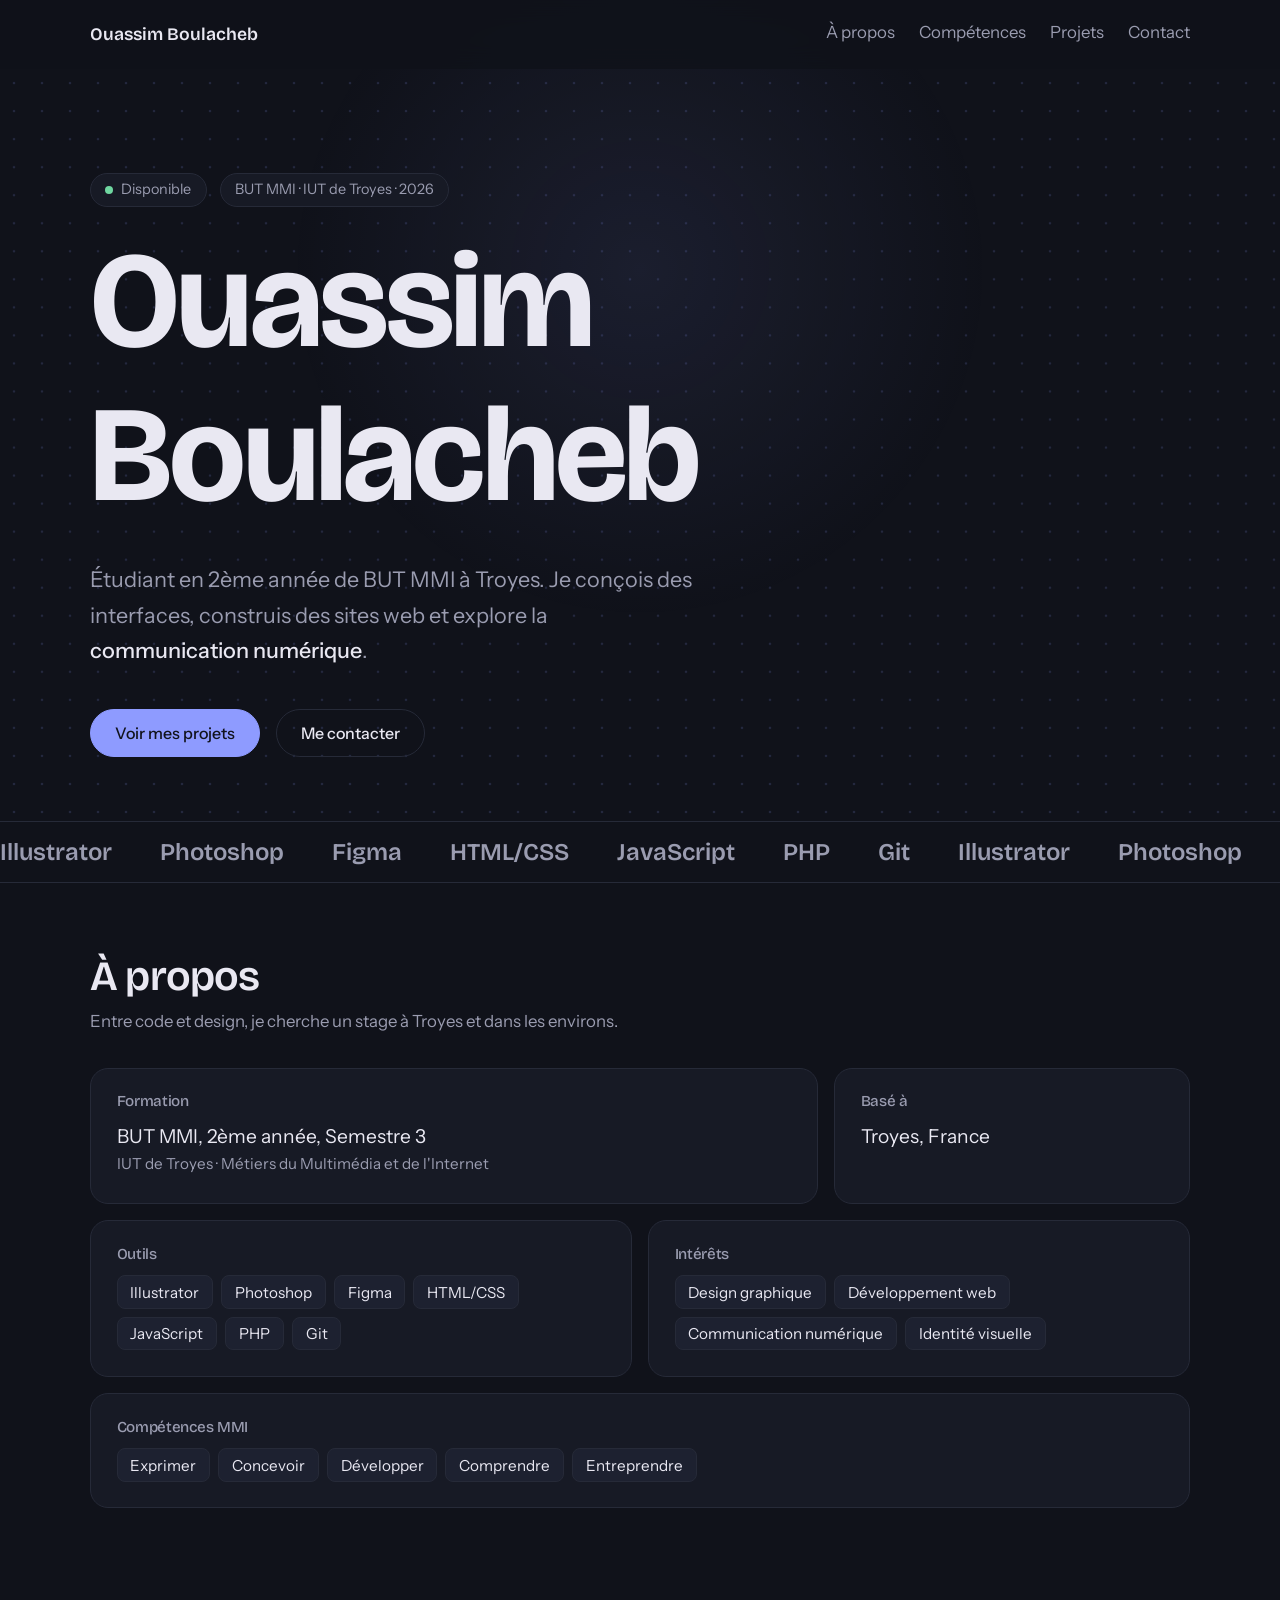
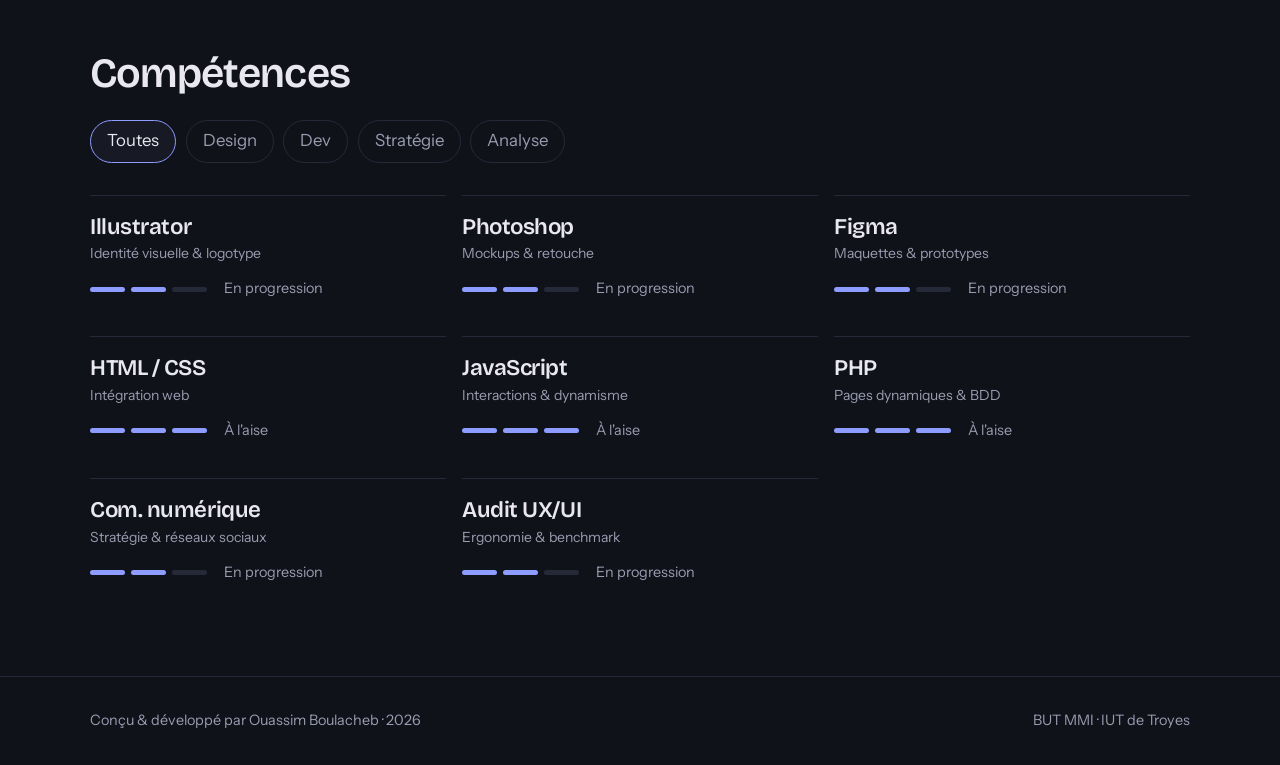
<file: index.html>
<!DOCTYPE html>
<html lang="fr">
<head>
<meta charset="utf-8">
<meta name="viewport" content="width=device-width, initial-scale=1">
<title>Ouassim Boulacheb — Portfolio MMI · Développeur web & Designer UI</title>
<meta name="description" content="Portfolio d'Ouassim Boulacheb, étudiant en BUT MMI à l'IUT de Troyes. Développeur web, designer UI et communicant numérique.">
<link rel="preconnect" href="https://fonts.googleapis.com">
<link rel="preconnect" href="https://fonts.gstatic.com" crossorigin>
<link href="https://fonts.googleapis.com/css2?family=Bricolage+Grotesque:opsz,wght@12..96,500;12..96,600;12..96,700&family=Instrument+Sans:wght@400;500&display=swap" rel="stylesheet">
<link rel="icon" href="favicon.svg" type="image/svg+xml">
<meta property="og:type" content="website">
<meta property="og:title" content="Ouassim Boulacheb — Portfolio MMI">
<meta property="og:description" content="Étudiant en 2ème année de BUT MMI à l'IUT de Troyes. Développeur web, designer UI et communicant numérique, à la recherche d'un stage.">
<meta property="og:url" content="https://ouassimboulacheb.github.io/">
<meta property="og:image" content="https://ouassimboulacheb.github.io/og-image.png">
<meta property="og:image:width" content="1200">
<meta property="og:image:height" content="630">
<meta name="twitter:card" content="summary_large_image">
<link rel="stylesheet" href="css/style.css">
<!-- JSON-LD de la FAQ : à remettre en même temps que la section FAQ
<script type="application/ld+json">{"@context": "https://schema.org", "@type": "FAQPage", "mainEntity": [{"@type": "Question", "name": "Qui est Ouassim Boulacheb ?", "acceptedAnswer": {"@type": "Answer", "text": "Ouassim Boulacheb est un étudiant en 2ème année de BUT MMI à l'IUT de Troyes, spécialisé en développement web et design UI. Il maîtrise HTML, CSS, PHP et les outils Adobe (Illustrator, Photoshop)."}}, {"@type": "Question", "name": "Quelles technologies Ouassim utilise-t-il ?", "acceptedAnswer": {"@type": "Answer", "text": "HTML, CSS, PHP et bases de données côté développement. Adobe Illustrator, Photoshop et Figma côté design. Git pour la gestion de versions."}}, {"@type": "Question", "name": "Ouassim est-il disponible pour un stage ?", "acceptedAnswer": {"@type": "Answer", "text": "Oui, Ouassim recherche un stage dans le développement web ou le design numérique, à Troyes et ses environs."}}, {"@type": "Question", "name": "Où est basé Ouassim et comment le contacter ?", "acceptedAnswer": {"@type": "Answer", "text": "Basé à Troyes, France. Joignable par e-mail à boulachebouassim@gmail.com ou via LinkedIn et GitHub."}}]}</script>
-->
</head>
<body>
<div id="progress"></div>
<header><div class="wrap">
  <a class="logo" href="index.html">Ouassim Boulacheb</a>
  <nav aria-label="Navigation principale">
    <a href="#apropos">À propos</a>
    <a href="#competences">Compétences</a>
    <a href="projets.html">Projets</a>
    <a href="contact.html">Contact</a>
  </nav>
</div></header>
<main>
<div class="hero">
  <canvas id="dots" aria-hidden="true"></canvas>
  <div class="wrap">
    <div class="badges"><span class="badge"><span class="dot"></span>Disponible</span><span class="badge">BUT MMI · IUT de Troyes · 2026</span></div>
    <h1 data-split="Ouassim|Boulacheb">Ouassim Boulacheb</h1>
    <p class="lead">Étudiant en 2ème année de BUT MMI à Troyes. Je conçois des interfaces, construis des sites web et explore la <strong>communication numérique</strong>.</p>
    <div class="actions"><a class="btn primary" href="projets.html">Voir mes projets</a><a class="btn" href="contact.html">Me contacter</a><!-- Bouton CV masqué : remets-le quand cv.pdf est à la racine du repo
    <a class="btn" href="cv.pdf">Télécharger mon CV</a>
    --></div>
  </div>
</div>
<div class="marquee" aria-hidden="true"><div class="track"><span>Illustrator</span><span>Photoshop</span><span>Figma</span><span>HTML/CSS</span><span>JavaScript</span><span>PHP</span><span>Git</span><span>Illustrator</span><span>Photoshop</span><span>Figma</span><span>HTML/CSS</span><span>JavaScript</span><span>PHP</span><span>Git</span><span>Illustrator</span><span>Photoshop</span><span>Figma</span><span>HTML/CSS</span><span>JavaScript</span><span>PHP</span><span>Git</span><span>Illustrator</span><span>Photoshop</span><span>Figma</span><span>HTML/CSS</span><span>JavaScript</span><span>PHP</span><span>Git</span></div></div>

<section id="apropos"><div class="wrap">
  <h2>À propos</h2>
  <p class="intro">Entre code et design, je cherche un stage à Troyes et dans les environs.</p>
  <div class="bento">
    <div class="tile t-form reveal"><h3>Formation</h3><p>BUT MMI, 2ème année, Semestre 3</p><small>IUT de Troyes · Métiers du Multimédia et de l'Internet</small></div>
    <div class="tile t-mmi reveal"><h3>Basé à</h3><p>Troyes, France</p></div>
    <div class="tile t-out reveal"><h3>Outils</h3><ul class="chips"><li>Illustrator</li><li>Photoshop</li><li>Figma</li><li>HTML/CSS</li><li>JavaScript</li><li>PHP</li><li>Git</li></ul></div>
    <div class="tile t-int reveal"><h3>Intérêts</h3><ul class="chips"><li>Design graphique</li><li>Développement web</li><li>Communication numérique</li><li>Identité visuelle</li></ul></div>
    <div class="tile reveal" style="grid-column:span 6"><h3>Compétences MMI</h3><ul class="chips"><li>Exprimer</li><li>Concevoir</li><li>Développer</li><li>Comprendre</li><li>Entreprendre</li></ul></div>
  </div>
</div></section>

<section id="competences"><div class="wrap">
  <h2>Compétences</h2>
  <div class="filters skill-filters" role="group" aria-label="Filtrer les compétences">
    <button type="button" data-cat="all" aria-pressed="true">Toutes</button><button type="button" data-cat="design" aria-pressed="false">Design</button><button type="button" data-cat="dev" aria-pressed="false">Dev</button><button type="button" data-cat="strat" aria-pressed="false">Stratégie</button><button type="button" data-cat="analyse" aria-pressed="false">Analyse</button>
  </div>
  <ul class="skills"><li class="skill" data-cat="design"><div class="sk-head"><h3>Illustrator</h3></div><small>Identité visuelle & logotype</small><div class="meter" aria-label="Niveau : En progression"><i class="on" style="--k:0"></i><i class="on" style="--k:1"></i><i class="" style="--k:2"></i><span>En progression</span></div></li><li class="skill" data-cat="design"><div class="sk-head"><h3>Photoshop</h3></div><small>Mockups & retouche</small><div class="meter" aria-label="Niveau : En progression"><i class="on" style="--k:0"></i><i class="on" style="--k:1"></i><i class="" style="--k:2"></i><span>En progression</span></div></li><li class="skill" data-cat="design"><div class="sk-head"><h3>Figma</h3></div><small>Maquettes & prototypes</small><div class="meter" aria-label="Niveau : En progression"><i class="on" style="--k:0"></i><i class="on" style="--k:1"></i><i class="" style="--k:2"></i><span>En progression</span></div></li><li class="skill" data-cat="dev"><div class="sk-head"><h3>HTML / CSS</h3></div><small>Intégration web</small><div class="meter" aria-label="Niveau : À l'aise"><i class="on" style="--k:0"></i><i class="on" style="--k:1"></i><i class="on" style="--k:2"></i><span>À l'aise</span></div></li><li class="skill" data-cat="dev"><div class="sk-head"><h3>JavaScript</h3></div><small>Interactions & dynamisme</small><div class="meter" aria-label="Niveau : À l'aise"><i class="on" style="--k:0"></i><i class="on" style="--k:1"></i><i class="on" style="--k:2"></i><span>À l'aise</span></div></li><li class="skill" data-cat="dev"><div class="sk-head"><h3>PHP</h3></div><small>Pages dynamiques & BDD</small><div class="meter" aria-label="Niveau : À l'aise"><i class="on" style="--k:0"></i><i class="on" style="--k:1"></i><i class="on" style="--k:2"></i><span>À l'aise</span></div></li><li class="skill" data-cat="strat"><div class="sk-head"><h3>Com. numérique</h3></div><small>Stratégie & réseaux sociaux</small><div class="meter" aria-label="Niveau : En progression"><i class="on" style="--k:0"></i><i class="on" style="--k:1"></i><i class="" style="--k:2"></i><span>En progression</span></div></li><li class="skill" data-cat="analyse"><div class="sk-head"><h3>Audit UX/UI</h3></div><small>Ergonomie & benchmark</small><div class="meter" aria-label="Niveau : En progression"><i class="on" style="--k:0"></i><i class="on" style="--k:1"></i><i class="" style="--k:2"></i><span>En progression</span></div></li></ul>
</div></section>

<!-- FAQ masquée pour le moment : retire ce commentaire pour la remettre
<section id="faq"><div class="wrap">
  <h2>FAQ</h2>
  <div class="faq"><details><summary>Qui est Ouassim Boulacheb ?</summary><p>Ouassim Boulacheb est un étudiant en 2ème année de BUT MMI à l'IUT de Troyes, spécialisé en développement web et design UI. Il maîtrise HTML, CSS, PHP et les outils Adobe (Illustrator, Photoshop).</p></details><details><summary>Quelles technologies Ouassim utilise-t-il ?</summary><p>HTML, CSS, PHP et bases de données côté développement. Adobe Illustrator, Photoshop et Figma côté design. Git pour la gestion de versions.</p></details><details><summary>Ouassim est-il disponible pour un stage ?</summary><p>Oui, Ouassim recherche un stage dans le développement web ou le design numérique, à Troyes et ses environs.</p></details><details><summary>Où est basé Ouassim et comment le contacter ?</summary><p>Basé à Troyes, France. Joignable par e-mail à boulachebouassim@gmail.com ou via LinkedIn et GitHub.</p></details></div>
</div></section>
-->
</main>
<footer><div class="wrap"><span>Conçu &amp; développé par Ouassim Boulacheb · <span id="year"></span></span><span>BUT MMI · IUT de Troyes</span></div></footer>
<dialog id="detail" aria-label="Détail du projet"></dialog>
<div id="toast" role="status">Email copié</div>
<script src="js/data.js"></script>
<script src="js/main.js"></script>
</body>
</html>
</file>
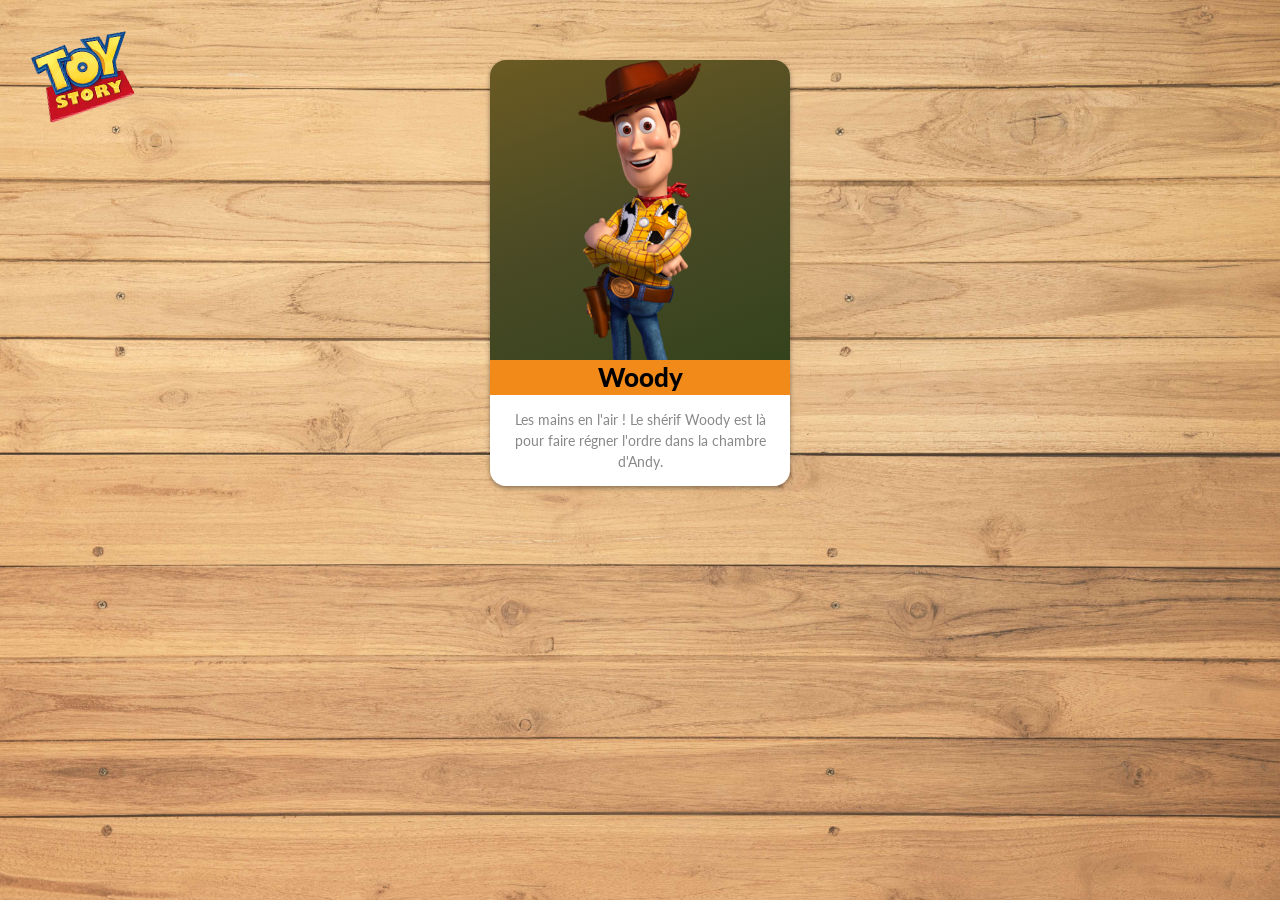
<file: exercices/sequence1/index.html>
<!DOCTYPE html>
<html lang="fr">

<head>
    <meta charset="UTF-8">
    <meta name="viewport" content="width=device-width, initial-scale=1.0">
    <title>Toy Story</title>
    <link rel="stylesheet" href="style.css">
</head>

<body>
    <img class="logo" src="images/toy-story-logo.png" alt="Toy Story">
    <div id="card-container">
        <div class="toy-card">
            <div class="toy-card__image">
                <img src="images/woody.png" alt="Woody">
            </div>
            <div class="toy-card__name">Woody</div>
            <div class="toy-card__body">
            <div class="toy-card__description">
                Les mains en l'air ! Le shérif Woody est là pour faire régner l'ordre dans la chambre d'Andy.
            </div>
            <div class="toy-card__unit-stats">
                <div class="one-third">
                    <div class="stat">25</div>
                    <div class="stat-value">Vie</div>
                </div>
                <div class="one-third">
                    <div class="stat">16</div>
                    <div class="stat-value">Discrétion</div>
                </div>
                <div class="one-third">
                    <div class="stat">80</div>
                    <div class="stat-value">Action</div>
                </div>
            </div>
            </div>
        </div>
    </div>
</body>

</html>
</file>
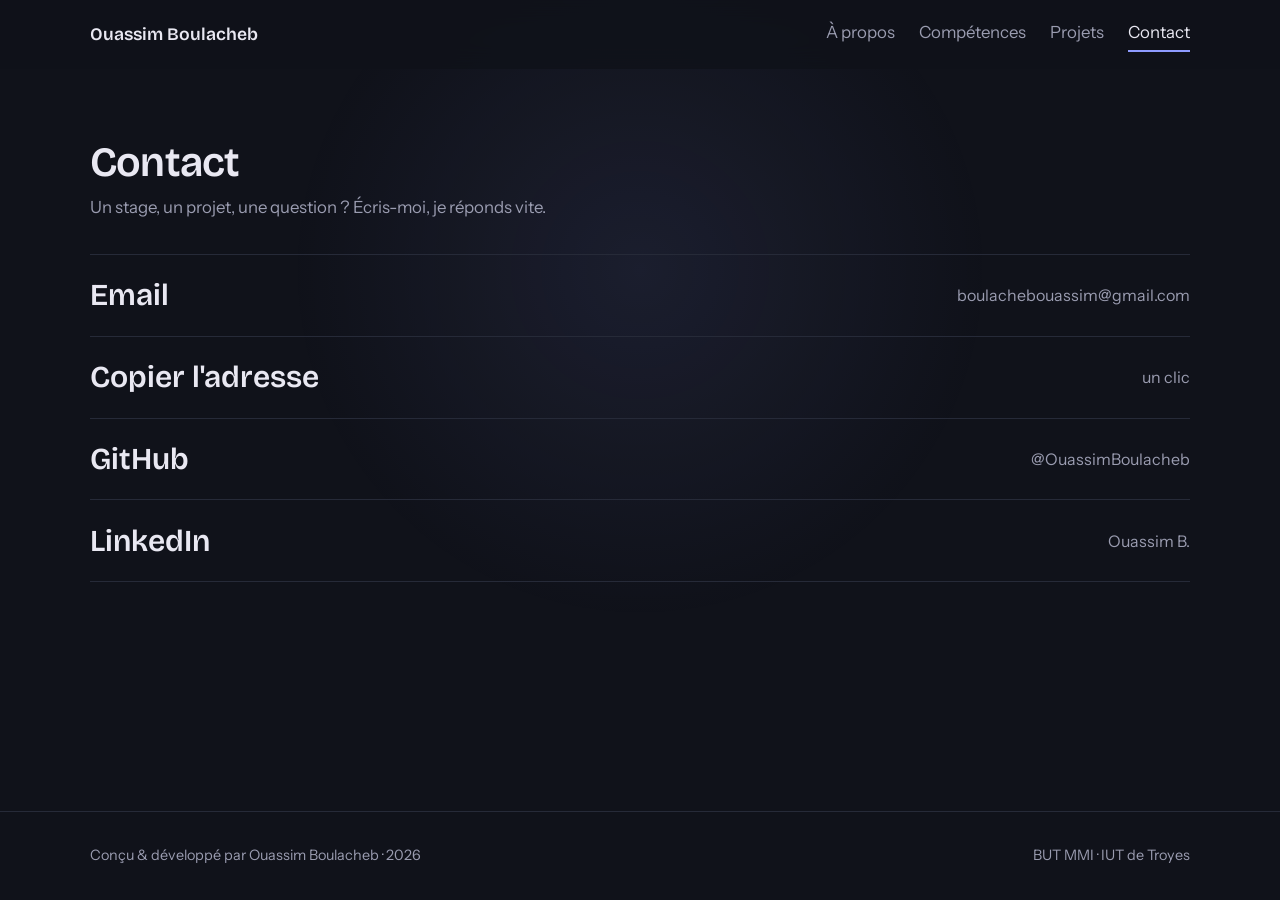
<file: contact.html>
<!DOCTYPE html>
<html lang="fr">
<head>
<meta charset="utf-8">
<meta name="viewport" content="width=device-width, initial-scale=1">
<title>Contact — Ouassim Boulacheb</title>
<meta name="description" content="Portfolio d'Ouassim Boulacheb, étudiant en BUT MMI à l'IUT de Troyes. Développeur web, designer UI et communicant numérique.">
<link rel="preconnect" href="https://fonts.googleapis.com">
<link rel="preconnect" href="https://fonts.gstatic.com" crossorigin>
<link href="https://fonts.googleapis.com/css2?family=Bricolage+Grotesque:opsz,wght@12..96,500;12..96,600;12..96,700&family=Instrument+Sans:wght@400;500&display=swap" rel="stylesheet">
<link rel="icon" href="favicon.svg" type="image/svg+xml">
<meta property="og:type" content="website">
<meta property="og:title" content="Ouassim Boulacheb — Portfolio MMI">
<meta property="og:description" content="Étudiant en 2ème année de BUT MMI à l'IUT de Troyes. Développeur web, designer UI et communicant numérique, à la recherche d'un stage.">
<meta property="og:url" content="https://ouassimboulacheb.github.io/">
<meta property="og:image" content="https://ouassimboulacheb.github.io/og-image.png">
<meta property="og:image:width" content="1200">
<meta property="og:image:height" content="630">
<meta name="twitter:card" content="summary_large_image">
<link rel="stylesheet" href="css/style.css">
</head>
<body>
<div id="progress"></div>
<header><div class="wrap">
  <a class="logo" href="index.html">Ouassim Boulacheb</a>
  <nav aria-label="Navigation principale">
    <a href="index.html#apropos">À propos</a>
    <a href="index.html#competences">Compétences</a>
    <a href="projets.html">Projets</a>
    <a href="contact.html" aria-current="page">Contact</a>
  </nav>
</div></header>
<main>
<section><div class="wrap">
  <h2>Contact</h2>
  <p class="intro">Un stage, un projet, une question ? Écris-moi, je réponds vite.</p>
  <ul class="contact-links">
    <li><a href="mailto:boulachebouassim@gmail.com">Email <span>boulachebouassim@gmail.com</span></a></li>
    <li><a href="#" id="copier">Copier l'adresse <span>un clic</span></a></li>
    <li><a href="https://github.com/OuassimBoulacheb" target="_blank" rel="noopener">GitHub <span>@OuassimBoulacheb</span></a></li>
    <li><a href="https://www.linkedin.com/in/ouassim-b-bba0633ab/" target="_blank" rel="noopener">LinkedIn <span>Ouassim B.</span></a></li>
  </ul>
</div></section>
</main>
<footer><div class="wrap"><span>Conçu &amp; développé par Ouassim Boulacheb · <span id="year"></span></span><span>BUT MMI · IUT de Troyes</span></div></footer>
<dialog id="detail" aria-label="Détail du projet"></dialog>
<div id="toast" role="status">Email copié</div>
<script src="js/data.js"></script>
<script src="js/main.js"></script>
</body>
</html>
</file>
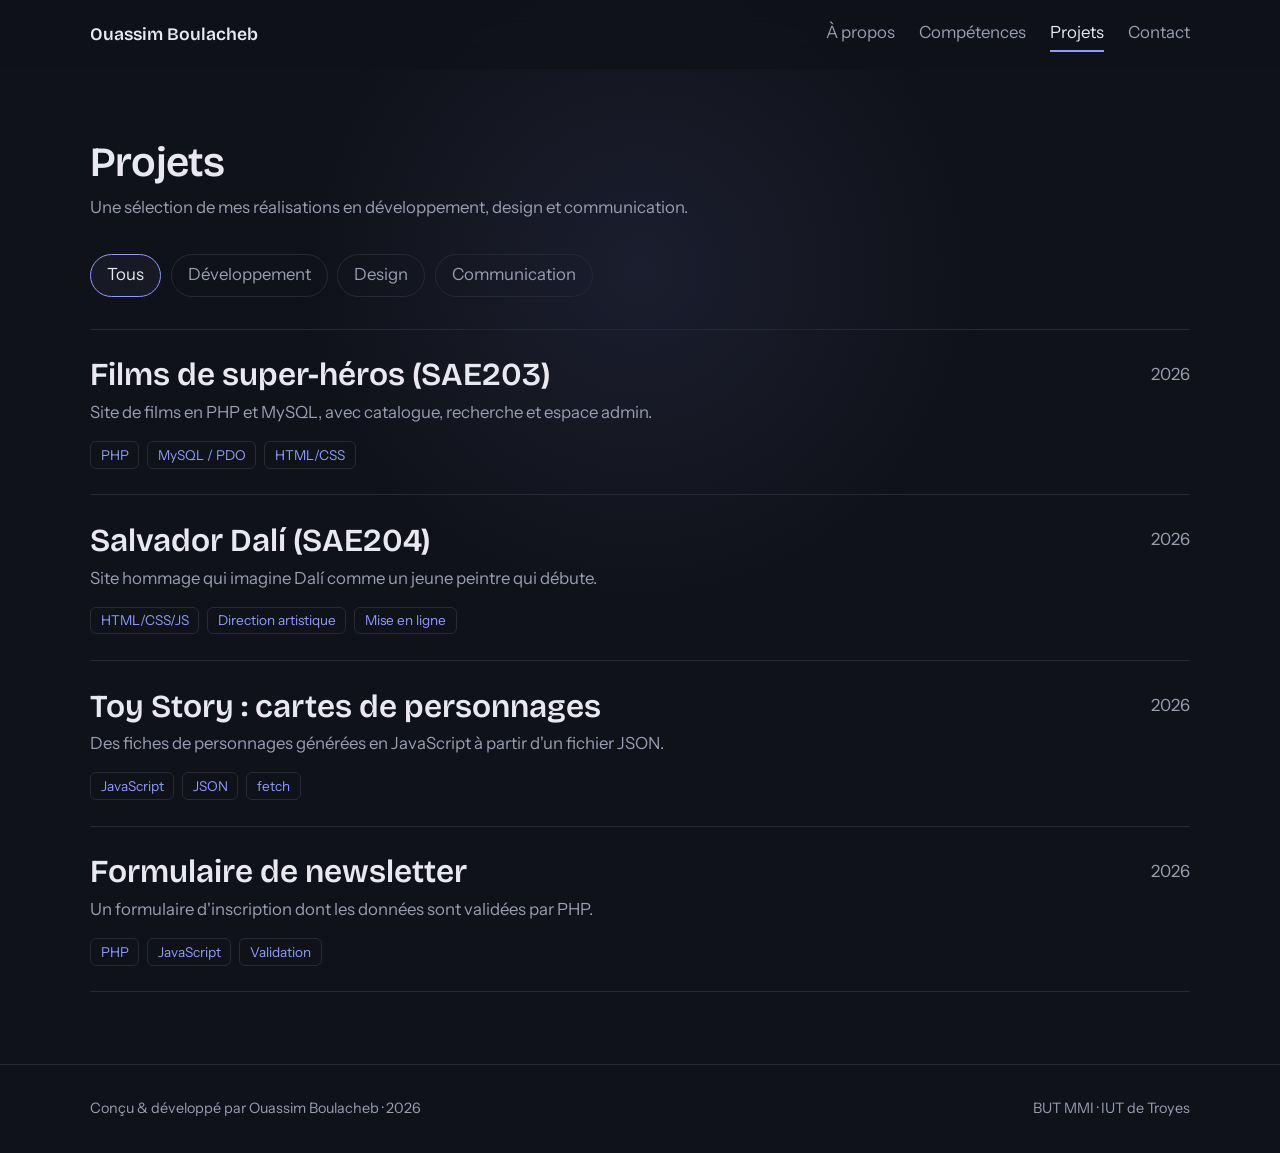
<file: projets.html>
<!DOCTYPE html>
<html lang="fr">
<head>
<meta charset="utf-8">
<meta name="viewport" content="width=device-width, initial-scale=1">
<title>Projets — Ouassim Boulacheb</title>
<meta name="description" content="Portfolio d'Ouassim Boulacheb, étudiant en BUT MMI à l'IUT de Troyes. Développeur web, designer UI et communicant numérique.">
<link rel="preconnect" href="https://fonts.googleapis.com">
<link rel="preconnect" href="https://fonts.gstatic.com" crossorigin>
<link href="https://fonts.googleapis.com/css2?family=Bricolage+Grotesque:opsz,wght@12..96,500;12..96,600;12..96,700&family=Instrument+Sans:wght@400;500&display=swap" rel="stylesheet">
<link rel="icon" href="favicon.svg" type="image/svg+xml">
<meta property="og:type" content="website">
<meta property="og:title" content="Ouassim Boulacheb — Portfolio MMI">
<meta property="og:description" content="Étudiant en 2ème année de BUT MMI à l'IUT de Troyes. Développeur web, designer UI et communicant numérique, à la recherche d'un stage.">
<meta property="og:url" content="https://ouassimboulacheb.github.io/">
<meta property="og:image" content="https://ouassimboulacheb.github.io/og-image.png">
<meta property="og:image:width" content="1200">
<meta property="og:image:height" content="630">
<meta name="twitter:card" content="summary_large_image">
<link rel="stylesheet" href="css/style.css">
</head>
<body>
<div id="progress"></div>
<header><div class="wrap">
  <a class="logo" href="index.html">Ouassim Boulacheb</a>
  <nav aria-label="Navigation principale">
    <a href="index.html#apropos">À propos</a>
    <a href="index.html#competences">Compétences</a>
    <a href="projets.html" aria-current="page">Projets</a>
    <a href="contact.html">Contact</a>
  </nav>
</div></header>
<main>
<section><div class="wrap">
  <h2>Projets</h2>
  <p class="intro">Une sélection de mes réalisations en développement, design et communication.</p>
  <div class="filters proj-filters" role="group" aria-label="Filtrer par catégorie">
    <button type="button" data-cat="all" aria-pressed="true">Tous</button>
    <button type="button" data-cat="dev" aria-pressed="false">Développement</button>
    <button type="button" data-cat="design" aria-pressed="false">Design</button>
    <button type="button" data-cat="com" aria-pressed="false">Communication</button>
  </div>
  <ul class="projects" id="projets"></ul>
</div></section>
</main>
<footer><div class="wrap"><span>Conçu &amp; développé par Ouassim Boulacheb · <span id="year"></span></span><span>BUT MMI · IUT de Troyes</span></div></footer>
<dialog id="detail" aria-label="Détail du projet"></dialog>
<div id="toast" role="status">Email copié</div>
<script src="js/data.js"></script>
<script src="js/main.js"></script>
</body>
</html>
</file>
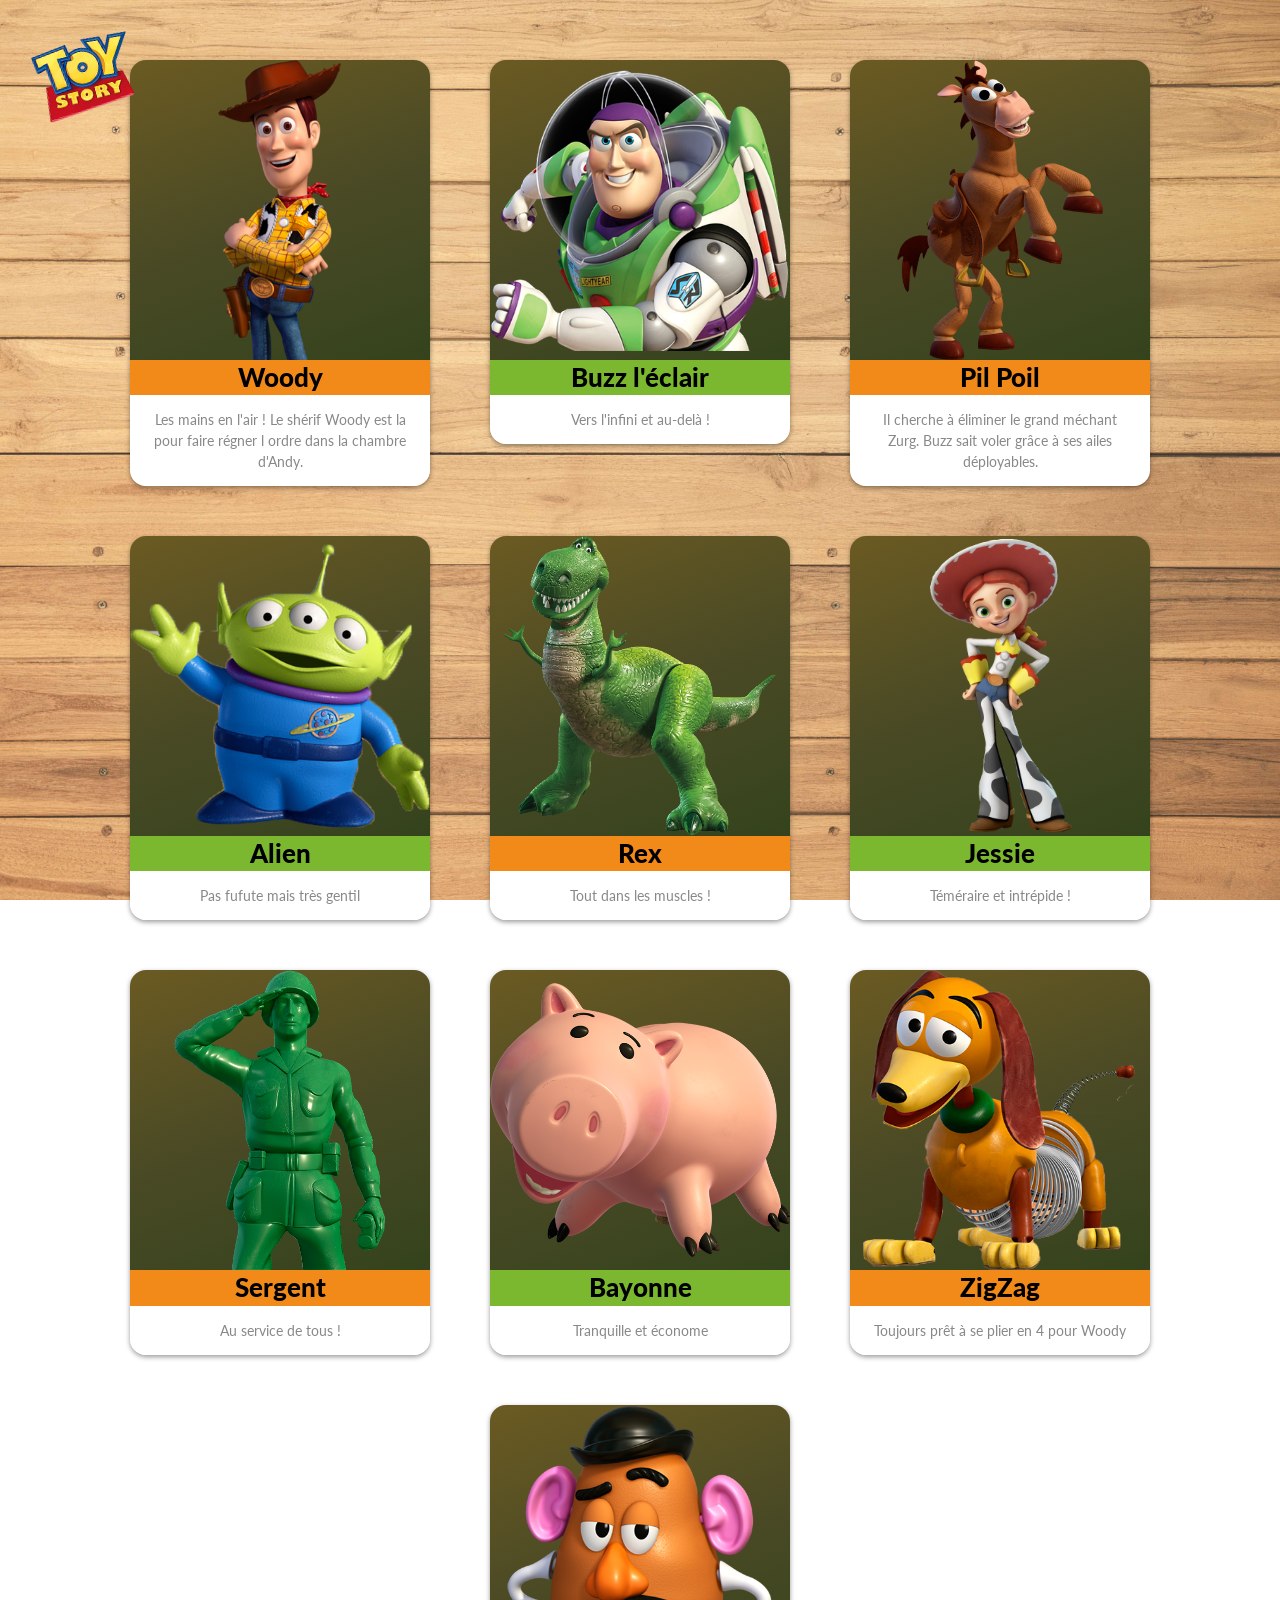
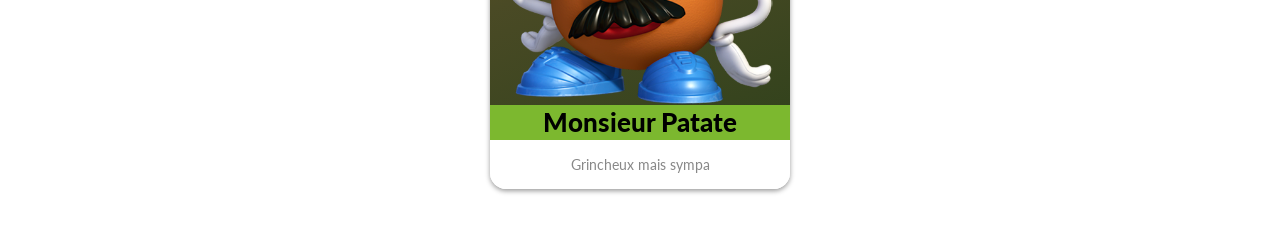
<file: exercices/sequence1/exo4/exo04.html>
<!DOCTYPE html>
<html lang="fr">

<head>
    <meta charset="UTF-8">
    <title>Toy Story</title>
    <link rel="stylesheet" href="../style.css">
</head>

<body>
    <img class="logo" src="../images/toy-story-logo.png" alt="Toy Story">
    <div id="mazone"></div>

    <script type="text/javascript">

        fetch('datastory.json')
            .then(function (reponse) {
                return reponse.json();
            })
            .then(function (reponse2) {

                let html = '';

                reponse2.forEach(function (element) {

                    html +=
                        '<div class="toy-card">' +
                            '<div class="toy-card__image">' +
                                '<img src="../' + element.photo + '" alt="' + element.nom + '">' +
                            '</div>' +
                            '<div class="toy-card__name">' + element.nom + '</div>' +
                            '<div class="toy-card__body">' +
                                '<div class="toy-card__description">' + element.info + '</div>' +
                                '<div class="toy-card__unit-stats">' +
                                    '<div class="one-third"><div class="stat">' + element.vie + '</div><div class="stat-value">Vie</div></div>' +
                                    '<div class="one-third"><div class="stat">' + element.discretion + '</div><div class="stat-value">Discrétion</div></div>' +
                                    '<div class="one-third"><div class="stat">' + element.action + '</div><div class="stat-value">Action</div></div>' +
                                '</div>' +
                            '</div>' +
                        '</div>';

                });

                document.getElementById('mazone').innerHTML = html;

            });

    </script>
</body>

</html>
</file>
<file: css/style.css>
/* ===== Palette & typo ===== */
:root{
  --bg:#10121a; --surface:#171a25; --surface2:#1d2130; --line:#262a38;
  --text:#e9e8f2; --muted:#9a9cb0; --accent:#8e9bff; --ok:#6fd6a0;
  --display:'Bricolage Grotesque',system-ui,sans-serif;
  --body:'Instrument Sans',system-ui,sans-serif;
  --mx:50%; --my:30%;
}
*{box-sizing:border-box;margin:0}
html{scroll-behavior:smooth;scroll-padding-top:5rem}
body{background:var(--bg);color:var(--text);font:400 1.05rem/1.65 var(--body);min-height:100vh;display:flex;flex-direction:column}
body::before{content:"";position:fixed;inset:0;pointer-events:none;z-index:0;
  background:radial-gradient(500px circle at var(--mx) var(--my),rgba(142,155,255,.09),transparent 70%)}
a{color:inherit}
:focus-visible{outline:2px solid var(--accent);outline-offset:3px;border-radius:4px}
.wrap{width:min(1100px,100% - 2.5rem);margin-inline:auto;position:relative;z-index:1}
main{flex:1}
#progress{position:fixed;top:0;left:0;height:3px;width:0;background:var(--accent);z-index:50}

/* ===== Header ===== */
header{position:sticky;top:0;z-index:40;background:rgba(16,18,26,.8);backdrop-filter:blur(12px);border-bottom:1px solid transparent;transition:border-color .3s}
header.scrolled{border-color:var(--line)}
header .wrap{display:flex;justify-content:space-between;align-items:center;flex-wrap:wrap;gap:1rem;padding:1rem 0}
.logo{font:600 1.1rem var(--display);text-decoration:none}
nav{display:flex;gap:1.5rem}
nav a{text-decoration:none;color:var(--muted);transition:color .2s;padding:.2rem 0;border-bottom:2px solid transparent;white-space:nowrap}
nav a:hover,nav a.active,nav a[aria-current="page"]{color:var(--text)}
nav a.active,nav a[aria-current="page"]{border-color:var(--accent)}

/* ===== Typo ===== */
h1,h2,h3{font-family:var(--display);line-height:1.05;letter-spacing:-.02em}
h1{font-size:clamp(3rem,11vw,8.5rem);font-weight:700}
h2{font-size:clamp(1.8rem,4vw,2.6rem);font-weight:600;margin-bottom:.6rem}
h3{font-size:1.15rem;font-weight:600}
.lead{font-size:clamp(1.1rem,2vw,1.35rem);color:var(--muted);max-width:44ch;margin-top:1.5rem}
.lead strong{color:var(--text);font-weight:500}
.intro{color:var(--muted);max-width:56ch;margin-bottom:2rem}

/* ===== Hero ===== */
.hero{position:relative;padding:clamp(3rem,9vw,6.5rem) 0 4rem;overflow:hidden}
#dots{position:absolute;inset:0;width:100%;height:100%;z-index:0}
.hero .wrap{pointer-events:none}.hero .wrap a{pointer-events:auto}
.badges{display:flex;gap:.8rem;flex-wrap:wrap;margin-bottom:1.5rem}
.badge{display:inline-flex;align-items:center;gap:.5rem;font-size:.9rem;color:var(--muted);border:1px solid var(--line);background:var(--surface);border-radius:999px;padding:.25rem .9rem}
.dot{width:8px;height:8px;border-radius:50%;background:var(--ok);box-shadow:0 0 0 0 rgba(111,214,160,.6);animation:pulse 2s infinite}
@keyframes pulse{70%{box-shadow:0 0 0 8px rgba(111,214,160,0)}100%{box-shadow:0 0 0 0 rgba(111,214,160,0)}}
h1 .word{display:block;overflow:hidden;padding-bottom:.08em}
h1 .ch{display:inline-block;transform:translateY(105%);animation:rise .8s cubic-bezier(.2,.7,.2,1) forwards;animation-delay:calc(var(--i)*45ms + .1s)}
@keyframes rise{to{transform:none}}
.actions{display:flex;gap:1rem;flex-wrap:wrap;margin-top:2.5rem}
.btn{display:inline-block;padding:.8rem 1.5rem;border-radius:999px;text-decoration:none;font:500 1rem var(--body);color:var(--text);background:none;border:1px solid var(--line);cursor:pointer;transition:background .2s,border-color .2s}
.btn:hover{border-color:var(--accent)}
.btn.primary{background:var(--accent);color:#11131c;border-color:var(--accent)}
.btn.primary:hover{background:#a9b3ff}

/* ===== Marquee d'outils ===== */
.marquee{border-block:1px solid var(--line);overflow:hidden;position:relative;z-index:1;background:var(--bg)}
.track{display:flex;gap:3rem;width:max-content;padding:1rem 0;animation:scroll 30s linear infinite}
.marquee:hover .track{animation-play-state:paused}
.track span{font:600 1.5rem var(--display);color:var(--muted);white-space:nowrap}
@keyframes scroll{to{transform:translateX(-50%)}}

/* ===== Sections ===== */
section{padding:4.5rem 0}
.reveal{opacity:0;transform:translateY(16px);transition:opacity .6s,transform .6s}
.reveal.in{opacity:1;transform:none}

/* ===== Bento (à propos) ===== */
.bento{display:grid;grid-template-columns:repeat(6,1fr);gap:1rem;margin-top:2rem}
.tile{background:var(--surface);border:1px solid var(--line);border-radius:18px;padding:1.6rem;transition:border-color .25s}
.tile:hover{border-color:var(--accent)}
.tile h3{color:var(--muted);font-weight:500;font-size:.95rem;margin-bottom:.8rem}
.tile p{font-size:1.2rem;line-height:1.4}.tile small{color:var(--muted);font-size:.95rem}
.t-form{grid-column:span 4}.t-mmi{grid-column:span 2}.t-out{grid-column:span 3}.t-int{grid-column:span 3}
.chips{display:flex;flex-wrap:wrap;gap:.5rem;list-style:none;padding:0}
.chips li{border:1px solid var(--line);background:var(--surface2);border-radius:8px;padding:.2rem .8rem;font-size:.95rem}

/* ===== Compétences ===== */
.filters{display:flex;gap:.6rem;flex-wrap:wrap;margin:1.5rem 0 2rem}
.filters button{font:inherit;color:var(--muted);background:none;border:1px solid var(--line);padding:.4rem 1rem;border-radius:999px;cursor:pointer;transition:.2s}
.filters button:hover{color:var(--text)}
.filters button[aria-pressed="true"]{background:var(--surface);color:var(--text);border-color:var(--accent)}
.skills{display:grid;grid-template-columns:repeat(auto-fill,minmax(300px,1fr));gap:1rem;list-style:none;padding:0}
.skill{border-top:1px solid var(--line);padding:1.2rem 0}
.skill[hidden]{display:none}
.sk-head{display:flex;justify-content:space-between;align-items:baseline}
.skill h3{font-size:1.4rem}
.skill small{color:var(--muted);display:block;margin:.2rem 0 .8rem}
.meter{display:flex;gap:.35rem;align-items:center}
.meter i{width:2.2rem;height:5px;border-radius:3px;background:var(--line);transform-origin:left;transform:scaleX(0);transition:transform .6s ease calc(var(--k)*.12s)}
.meter i.on{background:var(--accent)}
.in .meter i,.skill.in .meter i{transform:scaleX(1)}
.meter span{margin-left:.7rem;font-size:.9rem;color:var(--muted)}

/* ===== FAQ ===== */
.faq{max-width:760px;border-top:1px solid var(--line);margin-top:2rem}
.faq details{border-bottom:1px solid var(--line);padding:1.2rem 0}
.faq summary{cursor:pointer;list-style:none;display:flex;justify-content:space-between;gap:1rem;font:600 1.2rem var(--display)}
.faq summary::-webkit-details-marker{display:none}
.faq summary::after{content:"+";color:var(--accent);font-size:1.5rem;line-height:1;transition:transform .25s}
.faq details[open] summary::after{transform:rotate(45deg)}
.faq p{color:var(--muted);margin-top:.8rem;max-width:62ch}

/* ===== Projets ===== */
.projects{list-style:none;padding:0}.projects>li:not(.vide){border-top:1px solid var(--line)}.projects>li:not(.vide):last-child{border-bottom:1px solid var(--line)}
.projects button{all:unset;box-sizing:border-box;width:100%;cursor:pointer;display:grid;grid-template-columns:1fr auto;gap:.3rem 2rem;padding:1.6rem 0;transition:padding-left .25s,background .25s}
.projects button:hover{padding-left:1rem;background:linear-gradient(90deg,rgba(142,155,255,.07),transparent)}
.projects button:focus-visible{outline:2px solid var(--accent);outline-offset:-2px}
.p-title{font:600 clamp(1.4rem,3vw,2rem) var(--display)}
.p-year{color:var(--muted);align-self:center;grid-column:2;grid-row:1}
.p-sum{color:var(--muted);grid-column:1}
.projects .tags{grid-column:1}
.tags{display:flex;gap:.5rem;flex-wrap:wrap;list-style:none;padding:0;margin-top:.6rem}
.tags li{font-size:.85rem;color:var(--accent);border:1px solid var(--line);border-radius:6px;padding:.1rem .6rem}
.vide{padding:3rem 1.5rem;text-align:center;color:var(--muted);border:1px dashed var(--line);border-radius:18px;margin-top:1rem}
.vide strong{display:block;color:var(--text);font:600 1.4rem var(--display);margin-bottom:.4rem}
dialog{margin:auto;width:min(720px,100% - 2rem);max-height:92vh;overflow:auto;background:var(--surface);color:var(--text);border:1px solid var(--line);border-radius:16px;padding:2rem}
dialog::backdrop{background:rgba(8,9,14,.75)}
dialog[open]{animation:pop .2s ease-out}
@keyframes pop{from{opacity:0;transform:translateY(8px)}}
dialog h3{font-size:1.8rem;margin-bottom:.8rem}
dialog p{color:var(--muted);margin-bottom:1rem}

/* ===== Contact ===== */
.contact-links{list-style:none;padding:0;border-top:1px solid var(--line)}
.contact-links a{display:flex;justify-content:space-between;gap:1rem;padding:1.4rem 0;border-bottom:1px solid var(--line);text-decoration:none;font:600 clamp(1.3rem,3vw,1.9rem) var(--display);transition:color .2s,padding-left .25s}
.contact-links a:hover{color:var(--accent);padding-left:.8rem}
.contact-links span{color:var(--muted);font:400 1rem var(--body);align-self:center}
#toast{position:fixed;bottom:1.5rem;left:50%;transform:translate(-50%,20px);background:var(--surface2);border:1px solid var(--accent);padding:.6rem 1.2rem;border-radius:999px;opacity:0;pointer-events:none;transition:.3s;z-index:60}
#toast.show{opacity:1;transform:translate(-50%,0)}

footer{padding:2rem 0;color:var(--muted);font-size:.9rem;border-top:1px solid var(--line)}
footer .wrap{display:flex;justify-content:space-between;flex-wrap:wrap;gap:.5rem}

@media (max-width:760px){.t-form,.t-mmi,.t-out,.t-int{grid-column:span 6}nav{gap:1rem}}
@media (prefers-reduced-motion:reduce){*{animation:none!important;transition:none!important}html{scroll-behavior:auto}h1 .ch{transform:none}.reveal{opacity:1;transform:none}.meter i{transform:none}}

dialog img{width:100%;height:auto;border-radius:10px;border:1px solid var(--line);margin-bottom:1.2rem;display:block}
@media (max-width:520px){nav{flex-wrap:wrap;gap:.3rem 1.1rem}nav a{font-size:.95rem}}
</file>
<file: exercices/sequence1/style.css>
@import url('https://fonts.googleapis.com/css2?family=Lato:wght@400;700;900&display=swap');

* {
    box-sizing: border-box;
}

body {
    font-family: 'Lato', Arial, sans-serif;
    margin: 0;
    padding: 60px 40px 40px;
    background-image: url('images/parquet.jpg');
    background-size: cover;
    background-position: center;
    background-attachment: fixed;
    background-repeat: no-repeat;
}

.logo {
    position: absolute;
    top: 20px;
    left: 30px;
    width: 110px;
    transform: rotate(-15deg);
    transition: transform 0.4s ease;
}

.logo:hover {
    transform: rotate(0deg);
}

#card-container {
    display: flex;
    gap: 30px;
    justify-content: center;
}

/* Conteneur des cartes générées dynamiquement (exercice 3 du json) */
#mazone {
    display: grid;
    grid-template-columns: repeat(3, 300px);
    column-gap: 60px;
    row-gap: 50px;
    justify-content: center;
    align-items: start;
}

/* Centre la dernière carte si elle est seule sur sa ligne (ex: 10 cartes = 3+3+3+1) */
#mazone > .toy-card:last-child:nth-child(3n + 1) {
    grid-column: 2;
}

/* Pas d'overflow: hidden sur la carte, sinon l'image est coupée quand elle
   dépasse en haut au survol. Les coins du bas sont arrondis via .toy-card__body */
.toy-card {
    --couleur: #f28a1a;
    width: 300px;
    border-radius: 16px;
    box-shadow: 0 2px 5px rgba(0, 0, 0, 0.4);
    transition: box-shadow 0.4s ease;
}

/* Une carte sur deux en vert, comme dans la démo */
.toy-card:nth-child(even) {
    --couleur: #7cb82f;
}

.toy-card:hover {
    box-shadow: 0 14px 28px rgba(0, 0, 0, 0.6);
}

.toy-card__image {
    width: 100%;
    height: 300px;
    background: linear-gradient(160deg, #6b5a22 0%, #4a4a25 50%, #34431d 100%);
    border-radius: 16px 16px 0 0;
}

.toy-card__image img {
    width: 100%;
    height: 100%;
    object-fit: contain;
    display: block;
    transition: transform 0.4s ease;
}

.toy-card:hover .toy-card__image img {
    transform: scale(1.1) translateY(-8px);
}

/* Au-dessus de l'image pour masquer le bas de l'image qui déborde au survol */
.toy-card__name {
    position: relative;
    z-index: 2;
    background: var(--couleur);
    color: #000;
    text-align: center;
    font-weight: 900;
    font-size: 26px;
    line-height: 1.2;
    padding: 2px 0;
}

/* Arrondit les coins du bas et masque ce qui dépasse (stats en cours d'animation) */
.toy-card__body {
    overflow: hidden;
    border-radius: 0 0 16px 16px;
}

.toy-card__description {
    background: #fff;
    color: #888;
    font-size: 14px;
    line-height: 1.5;
    text-align: center;
    padding: 14px 16px;
}

/* Hauteur 0 + opacité 0 par défaut, apparaît EN DESSOUS de la description
   au survol de la carte, en grandissant (pas en overlay). */
.toy-card__unit-stats {
    display: flex;
    height: 0;
    opacity: 0;
    overflow: hidden;
    background: var(--couleur);
    transition: height 0.4s ease, opacity 0.4s ease;
}

.toy-card:hover .toy-card__unit-stats {
    height: 90px;
    opacity: 1;
}

.one-third {
    flex: 1;
    display: flex;
    flex-direction: column;
    align-items: center;
    justify-content: center;
    color: #fff;
    text-align: center;
}

.one-third + .one-third {
    border-left: 1px solid rgba(0, 0, 0, 0.25);
}

.stat {
    font-size: 26px;
    font-weight: 700;
}

.stat-value {
    font-size: 13px;
    text-transform: uppercase;
}
</file>
